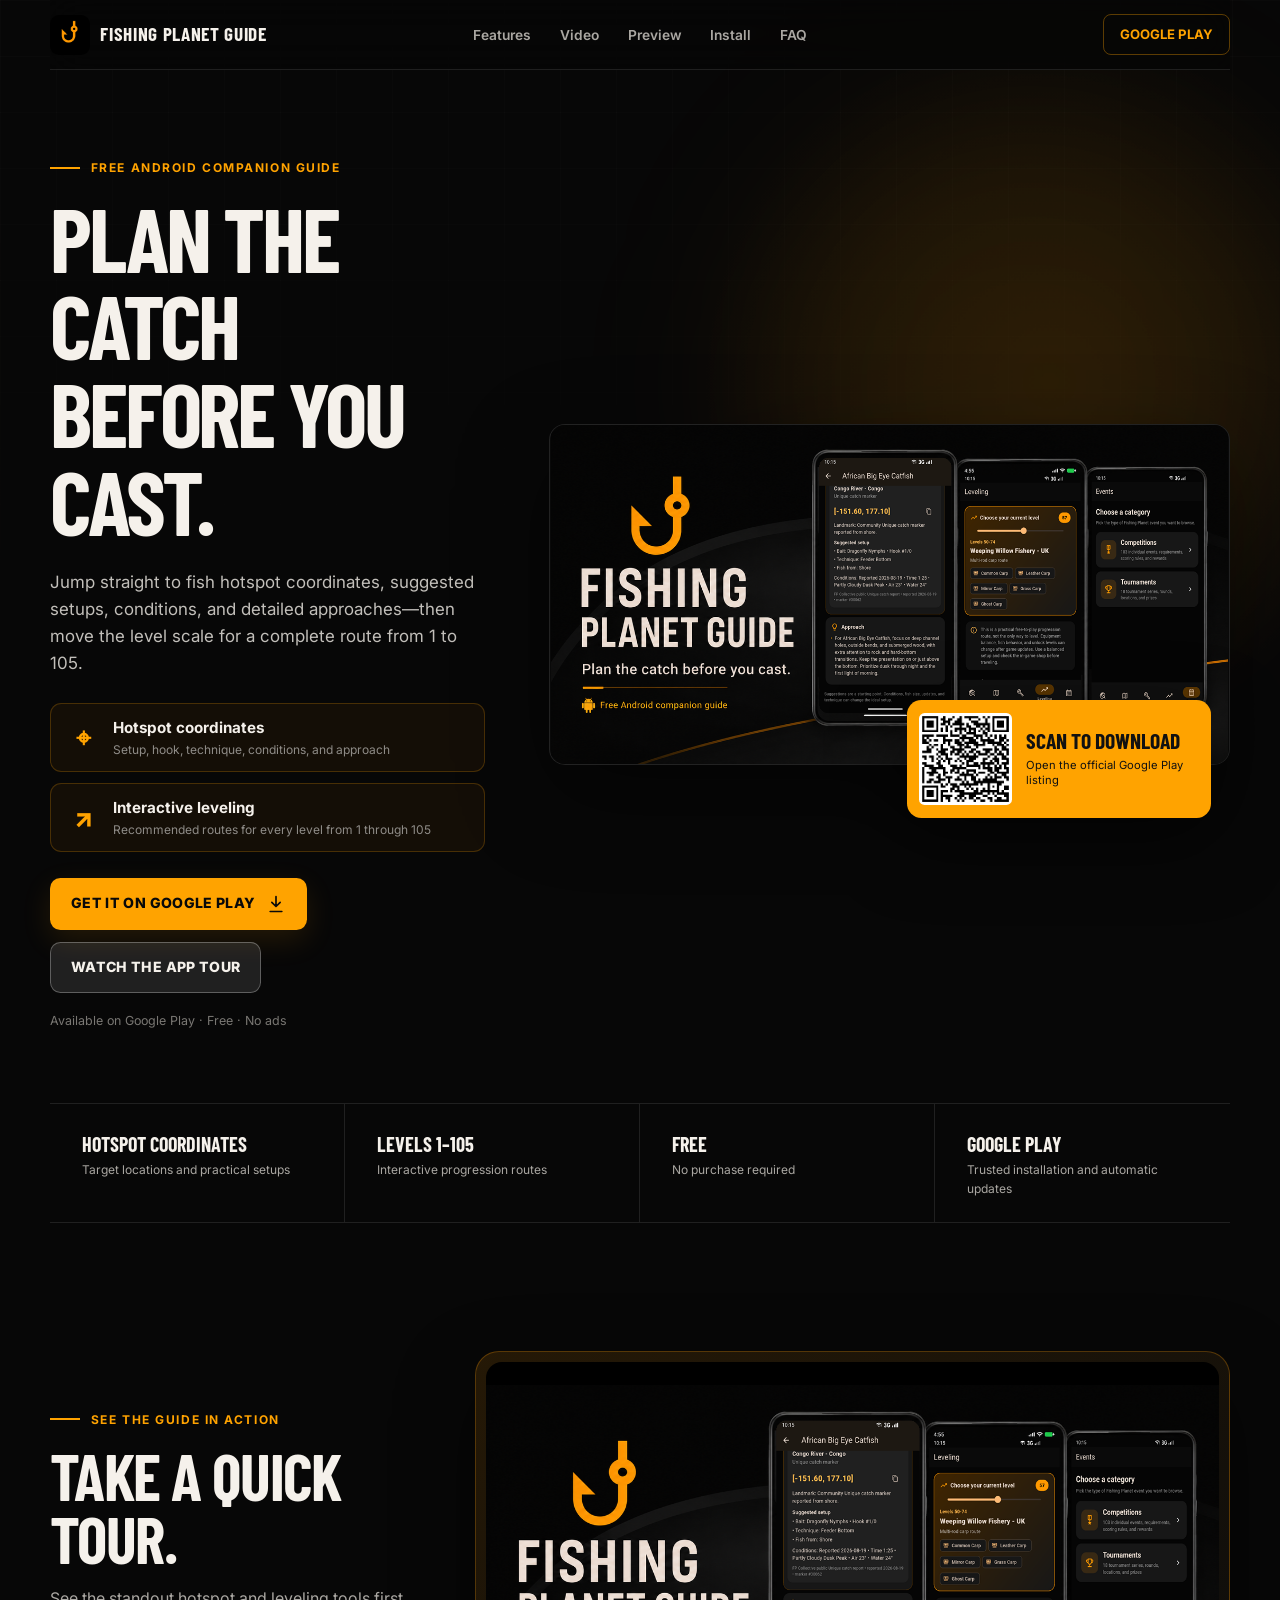
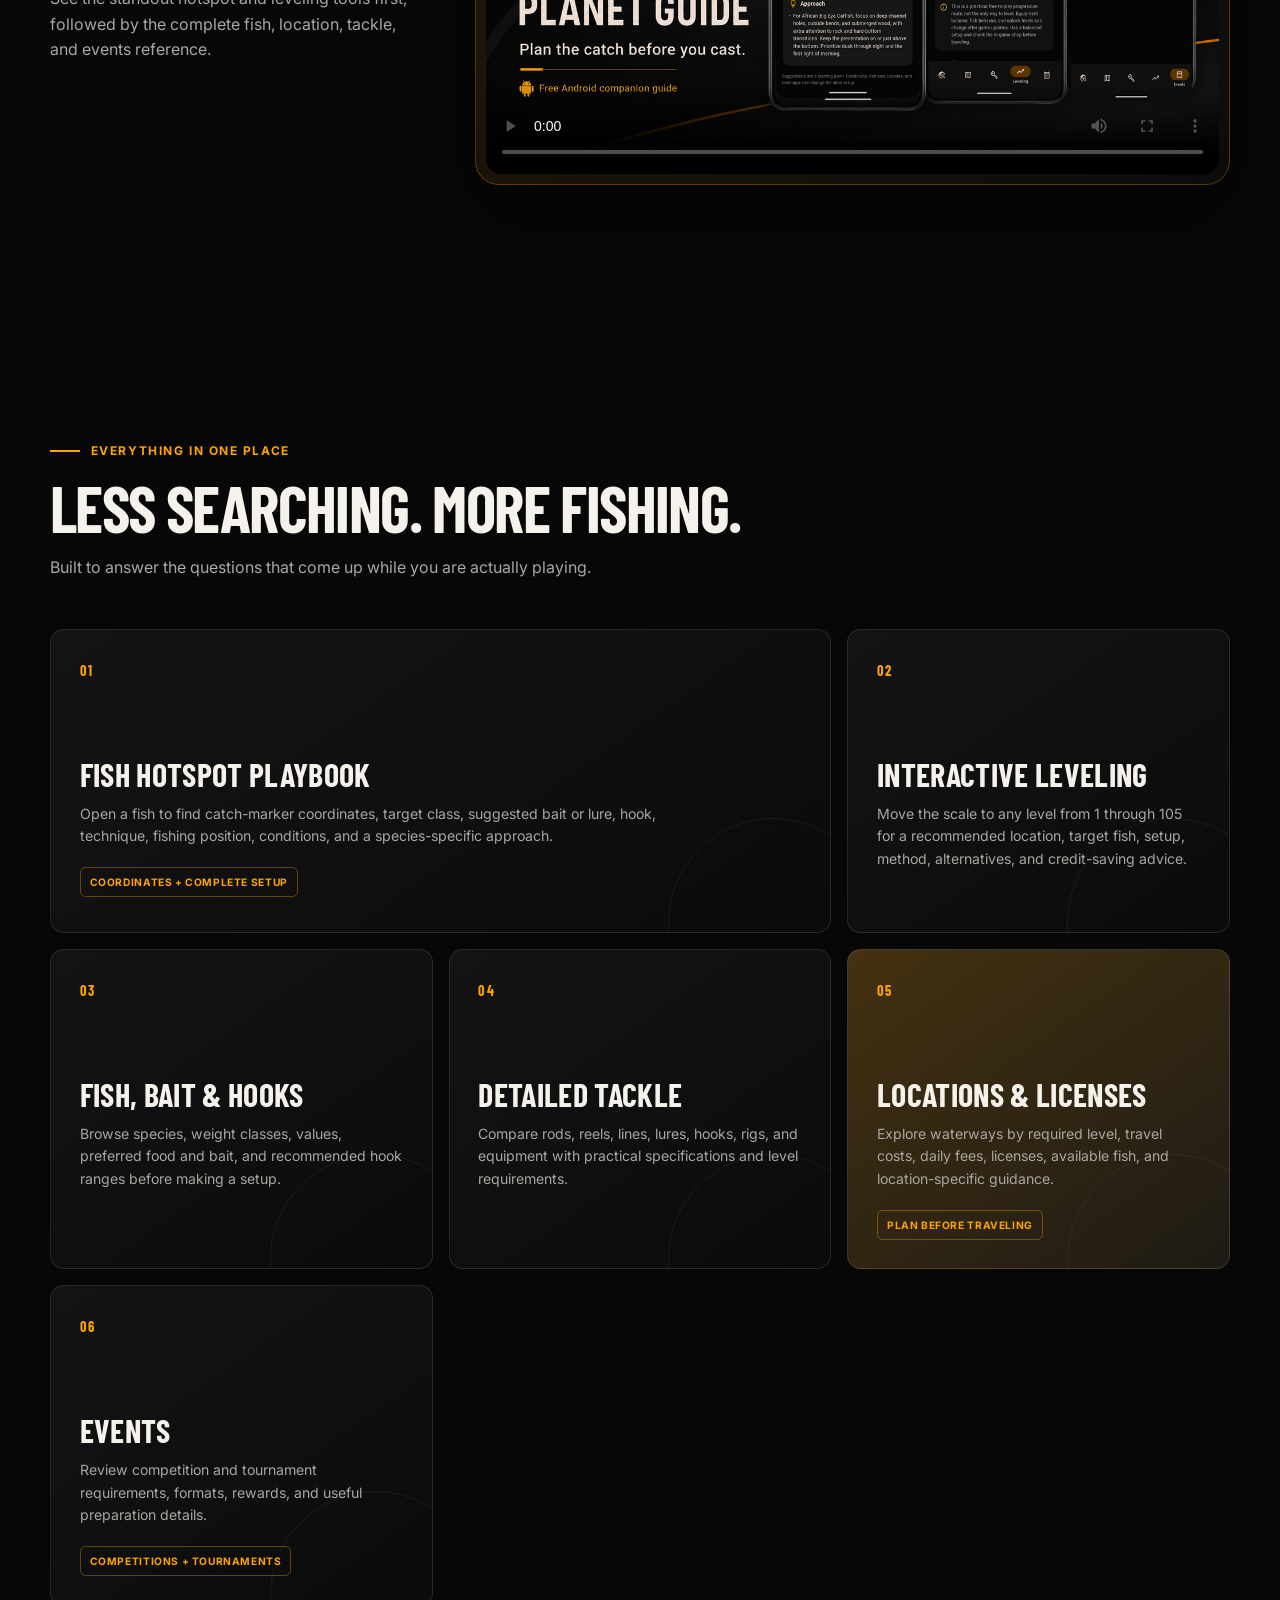
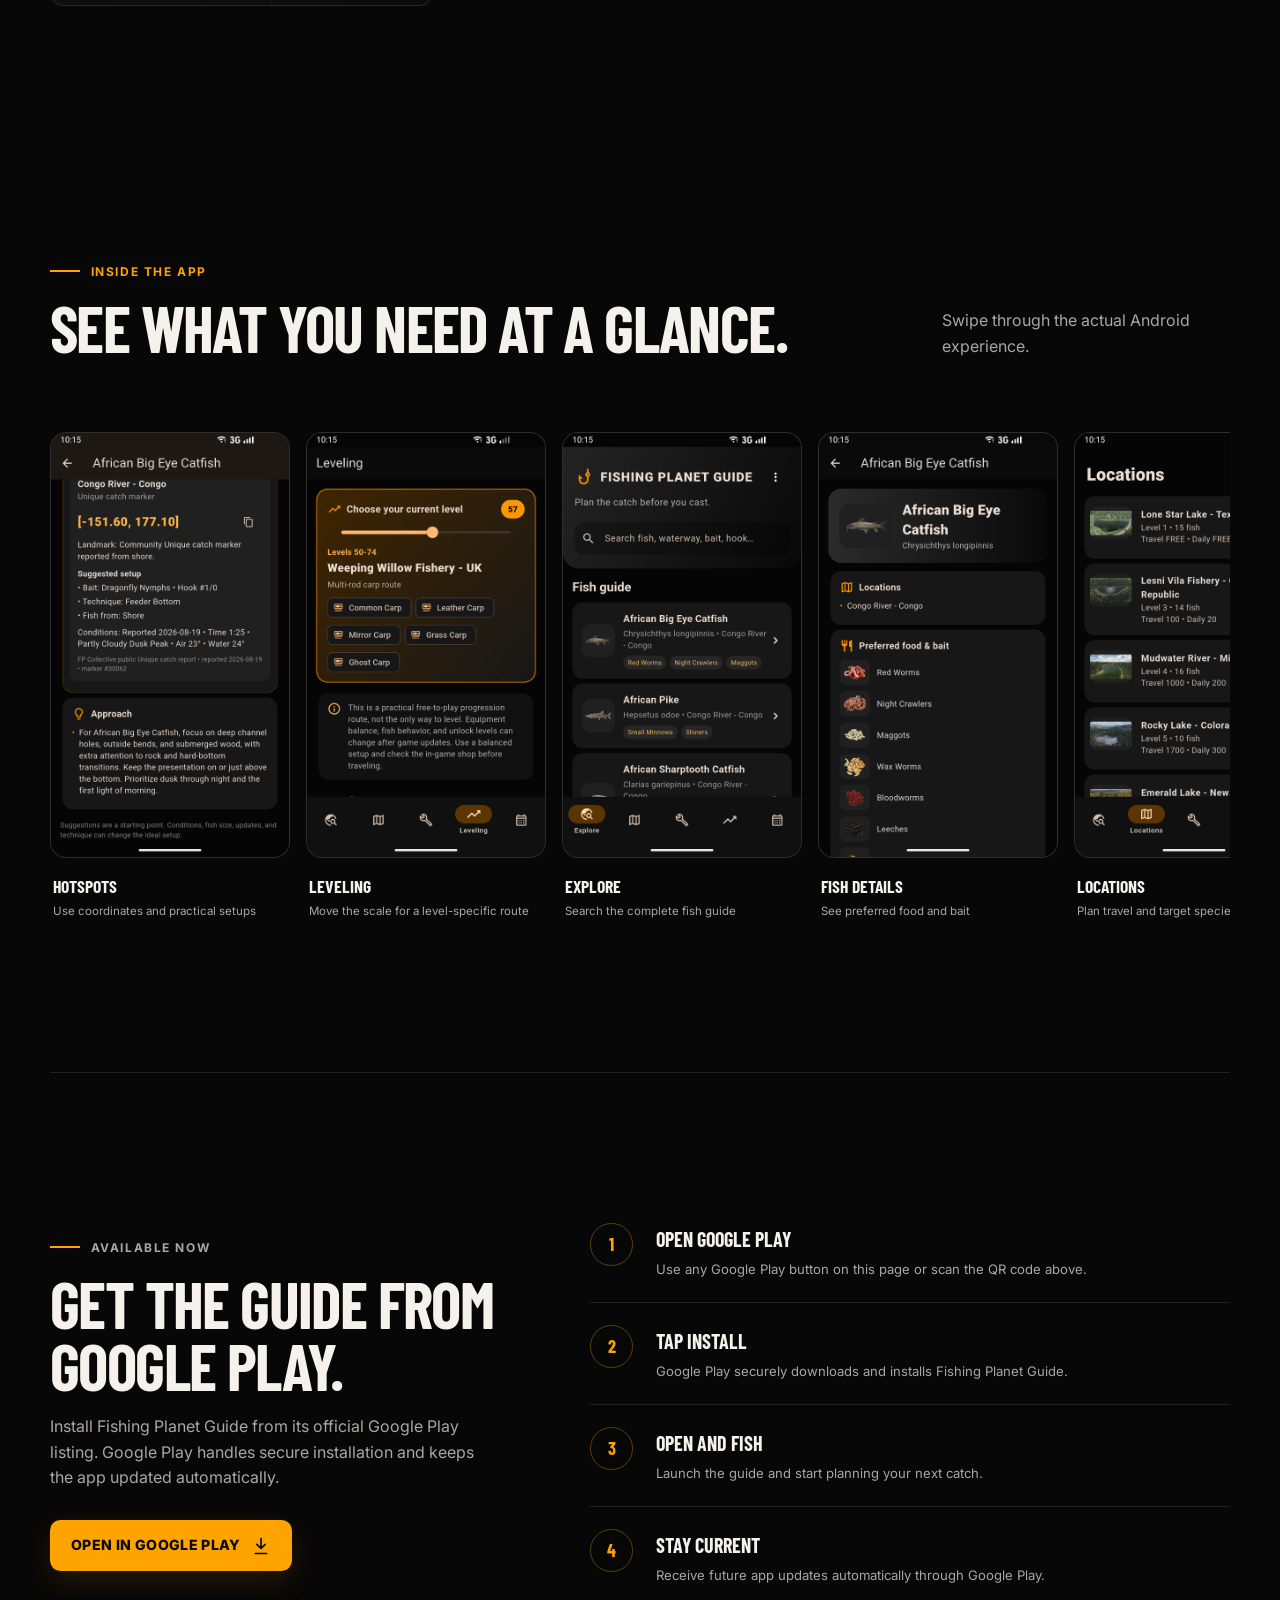
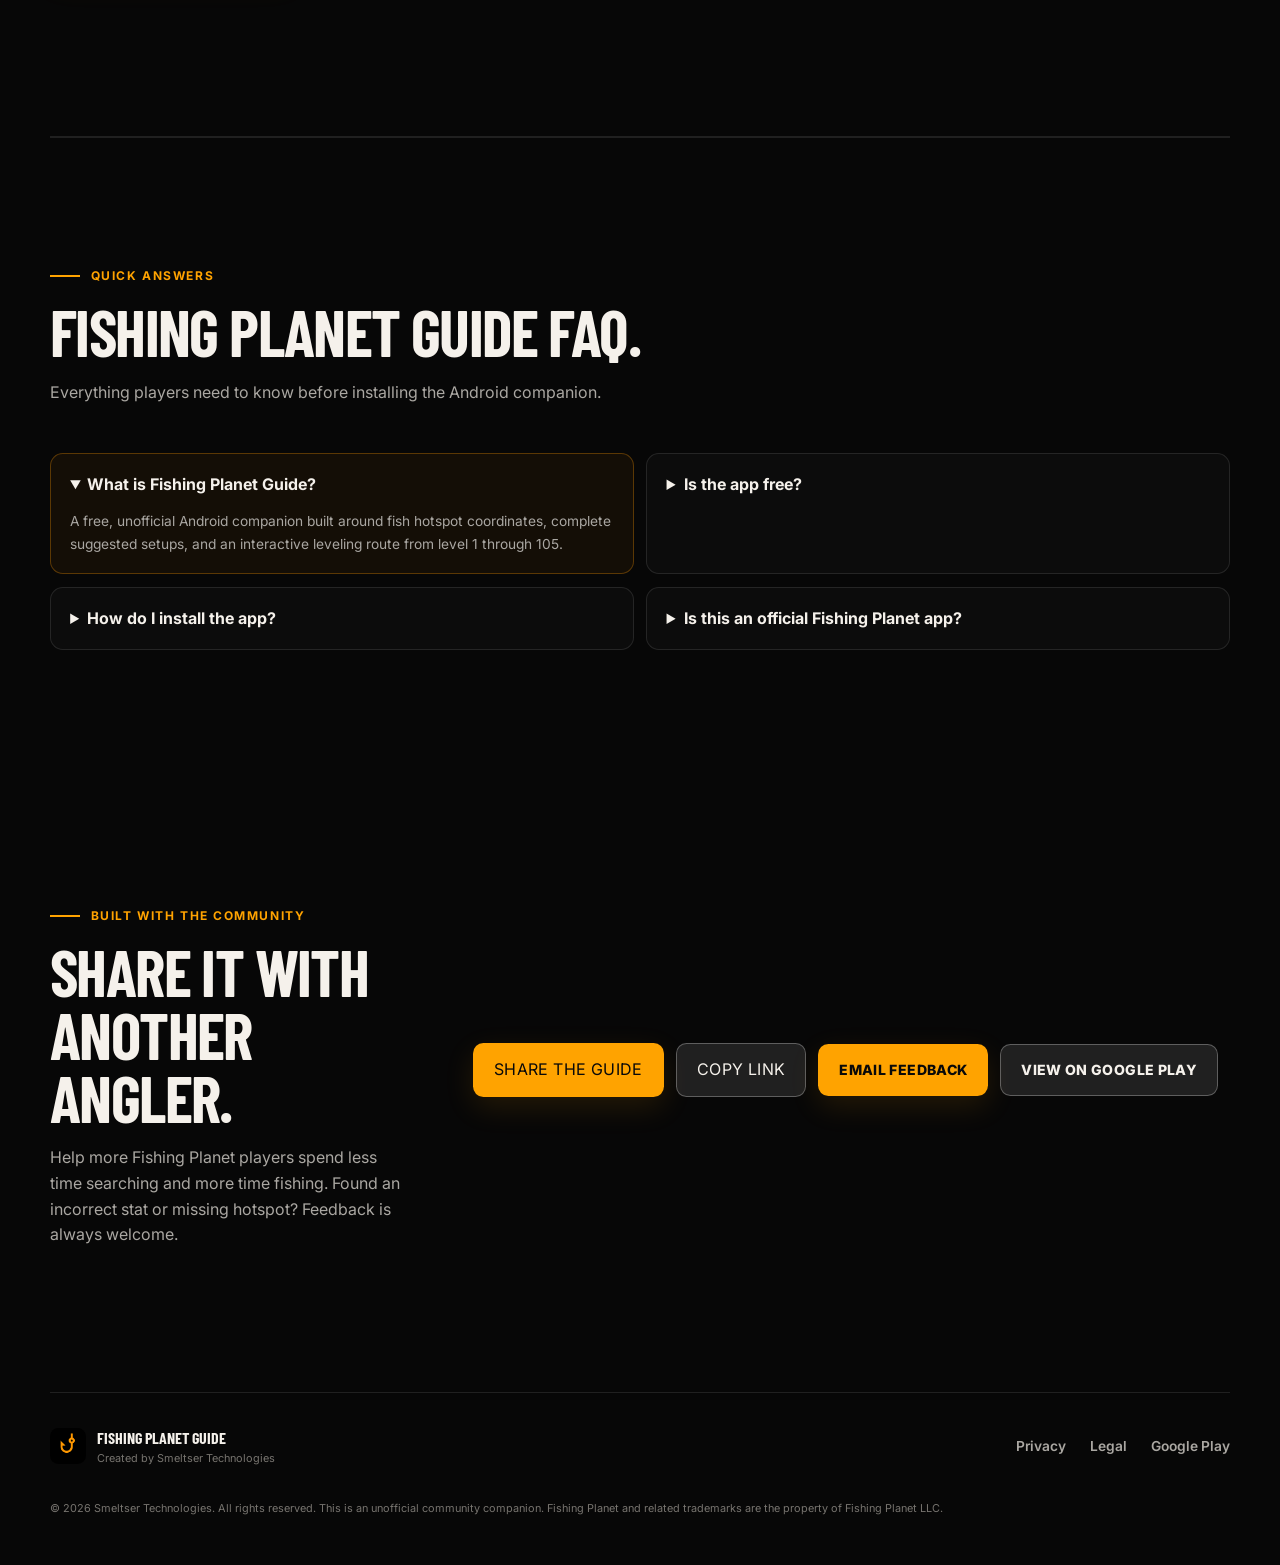
<file: index.html>
<!doctype html>
<html lang="en">
  <head>
    <meta charset="utf-8" />
    <meta name="viewport" content="width=device-width, initial-scale=1" />
    <meta name="theme-color" content="#070707" />
    <meta
      name="description"
      content="Fishing Planet Guide is a free unofficial Android companion with fish hotspot coordinates, complete setups, interactive level 1-105 routes, tackle, and events."
    />
    <meta
      name="keywords"
      content="Fishing Planet guide, Fishing Planet hotspots, Fishing Planet coordinates, Fishing Planet leveling guide, Fishing Planet fish, Fishing Planet locations, Fishing Planet tackle"
    />
    <meta name="author" content="Smeltser Technologies" />
    <meta property="og:type" content="website" />
    <meta property="og:title" content="Fishing Planet Guide for Android" />
    <meta
      property="og:description"
      content="Find fish hotspot coordinates and complete setups, then follow an interactive leveling route from level 1 through 105."
    />
    <meta
      property="og:image"
      content="https://joesmeltser.github.io/fishing-planet-guide/social-preview.png?v=6"
    />
    <meta property="og:url" content="https://joesmeltser.github.io/fishing-planet-guide/" />
    <meta name="twitter:card" content="summary_large_image" />
    <meta name="twitter:title" content="Fishing Planet Guide for Android" />
    <meta
      name="twitter:description"
      content="Hotspot coordinates, complete fishing setups, and interactive level 1-105 routes in one free Android guide."
    />
    <meta
      name="twitter:image"
      content="https://joesmeltser.github.io/fishing-planet-guide/social-preview.png?v=6"
    />
    <link rel="canonical" href="https://joesmeltser.github.io/fishing-planet-guide/" />
    <link rel="icon" href="app-icon.png" />
    <link rel="apple-touch-icon" href="app-icon.png" />
    <link rel="preconnect" href="https://fonts.googleapis.com" />
    <link rel="preconnect" href="https://fonts.gstatic.com" crossorigin />
    <link
      href="https://fonts.googleapis.com/css2?family=Barlow+Condensed:wght@600;700;800&family=Inter:wght@400;500;600;700&display=swap"
      rel="stylesheet"
    />
    <link rel="stylesheet" href="styles.css?v=6" />
    <title>Fishing Planet Guide — Free Android Companion</title>
    <script type="application/ld+json">
      {
        "@context": "https://schema.org",
        "@type": "SoftwareApplication",
        "name": "Fishing Planet Guide",
        "applicationCategory": "ReferenceApplication",
        "operatingSystem": "Android",
        "description": "A free unofficial Android companion guide for Fishing Planet players.",
        "author": {
          "@type": "Organization",
          "name": "Smeltser Technologies"
        },
        "offers": {
          "@type": "Offer",
          "price": "0",
          "priceCurrency": "USD"
        },
        "downloadUrl": "https://play.google.com/store/apps/details?id=com.smeltsertechnologies.fishingplanetguide",
        "installUrl": "https://play.google.com/store/apps/details?id=com.smeltsertechnologies.fishingplanetguide"
      }
    </script>
    <script type="application/ld+json">
      {
        "@context": "https://schema.org",
        "@type": "FAQPage",
        "mainEntity": [
          {
            "@type": "Question",
            "name": "What is Fishing Planet Guide?",
            "acceptedAnswer": {
              "@type": "Answer",
              "text": "Fishing Planet Guide is a free, unofficial Android companion centered on fish hotspot coordinates, suggested setups, detailed approaches, and an interactive leveling route from level 1 through 105."
            }
          },
          {
            "@type": "Question",
            "name": "Is Fishing Planet Guide free?",
            "acceptedAnswer": {
              "@type": "Answer",
              "text": "Yes. Fishing Planet Guide is available free on Google Play with no ads."
            }
          },
          {
            "@type": "Question",
            "name": "How do I install Fishing Planet Guide on Android?",
            "acceptedAnswer": {
              "@type": "Answer",
              "text": "Open the Fishing Planet Guide listing on Google Play and tap Install. Google Play handles installation and future updates."
            }
          },
          {
            "@type": "Question",
            "name": "Is this an official Fishing Planet app?",
            "acceptedAnswer": {
              "@type": "Answer",
              "text": "No. Fishing Planet Guide is an independent, unofficial community reference created by Smeltser Technologies."
            }
          }
        ]
      }
    </script>
  </head>
  <body>
    <a class="skip-link" href="#main">Skip to content</a>

    <header class="site-header">
      <a class="brand" href="#top" aria-label="Fishing Planet Guide home">
        <img src="app-icon.png" alt="" width="40" height="40" />
        <span>Fishing Planet Guide</span>
      </a>
      <nav aria-label="Main navigation">
        <a href="#features">Features</a>
        <a href="#video">Video</a>
        <a href="#screenshots">Preview</a>
        <a href="#install">Install</a>
        <a href="#faq">FAQ</a>
      </nav>
      <a class="header-download" data-download href="https://play.google.com/store/apps/details?id=com.smeltsertechnologies.fishingplanetguide">
        Google Play
      </a>
    </header>

    <main id="main">
      <section class="hero" id="top">
        <div class="hero-glow" aria-hidden="true"></div>
        <div class="hero-copy">
          <p class="eyebrow"><span></span> Free Android companion guide</p>
          <h1>Plan the catch<br />before you cast.</h1>
          <p class="hero-lede">
            Jump straight to fish hotspot coordinates, suggested setups, conditions,
            and detailed approaches—then move the level scale for a complete route from 1 to 105.
          </p>
          <div class="standout-list" aria-label="Standout features">
            <div><span aria-hidden="true">⌖</span><strong>Hotspot coordinates</strong><small>Setup, hook, technique, conditions, and approach</small></div>
            <div><span aria-hidden="true">↗</span><strong>Interactive leveling</strong><small>Recommended routes for every level from 1 through 105</small></div>
          </div>
          <div class="hero-actions">
            <a class="button button-primary" data-download href="https://play.google.com/store/apps/details?id=com.smeltsertechnologies.fishingplanetguide">
              <span>Get it on Google Play</span>
              <svg viewBox="0 0 24 24" aria-hidden="true"><path d="M12 3v12m0 0 5-5m-5 5-5-5M5 21h14" /></svg>
            </a>
            <a class="button button-secondary" href="#video">
              Watch the app tour
            </a>
          </div>
          <p class="release-meta" id="release-meta">Available on Google Play · Free · No ads</p>
        </div>

        <div class="hero-visual">
          <div class="preview-frame">
            <img
              src="social-preview.png?v=6"
              alt="Fishing Planet Guide shown on three Android phones"
              width="1280"
              height="640"
            />
          </div>
          <div class="qr-card">
            <img src="download-qr.png" alt="QR code that opens Fishing Planet Guide on Google Play" width="116" height="116" />
            <div>
              <strong>Scan to download</strong>
              <span>Open the official Google Play listing</span>
            </div>
          </div>
        </div>
      </section>

      <section class="trust-strip" aria-label="App highlights">
        <div><strong>Hotspot coordinates</strong><span>Target locations and practical setups</span></div>
        <div><strong>Levels 1–105</strong><span>Interactive progression routes</span></div>
        <div><strong>Free</strong><span>No purchase required</span></div>
        <div><strong>Google Play</strong><span>Trusted installation and automatic updates</span></div>
      </section>

      <section class="section promo-video-section" id="video">
        <div class="section-heading">
          <p class="eyebrow"><span></span> See the guide in action</p>
          <h2>Take a quick tour.</h2>
          <p>See the standout hotspot and leveling tools first, followed by the complete fish, location, tackle, and events reference.</p>
        </div>
        <div class="promo-video-frame">
          <video controls playsinline preload="metadata" poster="social-preview.png?v=6">
            <source src="media/fishing-planet-guide-promo.mp4?v=6" type="video/mp4" />
            Your browser does not support embedded video.
          </video>
        </div>
      </section>

      <section class="section" id="features">
        <div class="section-heading">
          <p class="eyebrow"><span></span> Everything in one place</p>
          <h2>Less searching. More fishing.</h2>
          <p>Built to answer the questions that come up while you are actually playing.</p>
        </div>

        <div class="feature-grid">
          <article class="feature-card feature-card-wide">
            <p class="feature-number">01</p>
            <h3>Fish hotspot playbook</h3>
            <p>Open a fish to find catch-marker coordinates, target class, suggested bait or lure, hook, technique, fishing position, conditions, and a species-specific approach.</p>
            <span class="feature-tag">Coordinates + complete setup</span>
          </article>
          <article class="feature-card">
            <p class="feature-number">02</p>
            <h3>Interactive leveling</h3>
            <p>Move the scale to any level from 1 through 105 for a recommended location, target fish, setup, method, alternatives, and credit-saving advice.</p>
          </article>
          <article class="feature-card">
            <p class="feature-number">03</p>
            <h3>Fish, bait & hooks</h3>
            <p>Browse species, weight classes, values, preferred food and bait, and recommended hook ranges before making a setup.</p>
          </article>
          <article class="feature-card">
            <p class="feature-number">04</p>
            <h3>Detailed tackle</h3>
            <p>Compare rods, reels, lines, lures, hooks, rigs, and equipment with practical specifications and level requirements.</p>
          </article>
          <article class="feature-card feature-card-accent">
            <p class="feature-number">05</p>
            <h3>Locations & licenses</h3>
            <p>Explore waterways by required level, travel costs, daily fees, licenses, available fish, and location-specific guidance.</p>
            <span class="feature-tag">Plan before traveling</span>
          </article>
          <article class="feature-card">
            <p class="feature-number">06</p>
            <h3>Events</h3>
            <p>Review competition and tournament requirements, formats, rewards, and useful preparation details.</p>
            <span class="feature-tag">Competitions + tournaments</span>
          </article>
        </div>
      </section>

      <section class="section screenshots-section" id="screenshots">
        <div class="section-heading section-heading-inline">
          <div>
            <p class="eyebrow"><span></span> Inside the app</p>
            <h2>See what you need at a glance.</h2>
          </div>
          <p>Swipe through the actual Android experience.</p>
        </div>

        <div class="screenshot-rail" aria-label="App screenshots">
          <figure>
            <img src="previews/fish-hotspot.png" alt="Fish hotspot screen showing coordinates, setup, conditions, and approach" loading="lazy" width="1080" height="1920" />
            <figcaption><strong>Hotspots</strong><span>Use coordinates and practical setups</span></figcaption>
          </figure>
          <figure>
            <img src="previews/leveling.png" alt="Leveling screen showing an interactive progression route" loading="lazy" width="1080" height="1920" />
            <figcaption><strong>Leveling</strong><span>Move the scale for a level-specific route</span></figcaption>
          </figure>
          <figure>
            <img src="previews/explore.png" alt="Explore screen showing the searchable fish guide" loading="lazy" width="1080" height="1920" />
            <figcaption><strong>Explore</strong><span>Search the complete fish guide</span></figcaption>
          </figure>
          <figure>
            <img src="previews/fish-detail.png" alt="Fish detail screen showing a species and its preferred baits" loading="lazy" width="1080" height="1920" />
            <figcaption><strong>Fish details</strong><span>See preferred food and bait</span></figcaption>
          </figure>
          <figure>
            <img src="previews/locations.png" alt="Locations screen showing level-ordered waterways" loading="lazy" width="1080" height="1920" />
            <figcaption><strong>Locations</strong><span>Plan travel and target species</span></figcaption>
          </figure>
          <figure>
            <img src="previews/tackle.png" alt="Tackle screen showing detailed equipment categories" loading="lazy" width="1080" height="1920" />
            <figcaption><strong>Tackle</strong><span>Compare gear and specifications</span></figcaption>
          </figure>
          <figure>
            <img src="previews/events.png" alt="Events screen offering competitions and tournaments" loading="lazy" width="1080" height="1920" />
            <figcaption><strong>Events</strong><span>Choose competitions or tournaments</span></figcaption>
          </figure>
          <figure>
            <img src="previews/competitions.png" alt="Competitions screen showing available Fishing Planet competitions" loading="lazy" width="1080" height="1920" />
            <figcaption><strong>Competitions</strong><span>Prepare for events</span></figcaption>
          </figure>
          <figure>
            <img src="previews/tournaments.png" alt="Tournaments screen showing available Fishing Planet tournaments" loading="lazy" width="1080" height="1920" />
            <figcaption><strong>Tournaments</strong><span>Review formats and rewards</span></figcaption>
          </figure>
        </div>
        <p class="swipe-hint">Swipe to see more <span aria-hidden="true">→</span></p>
      </section>

      <section class="section install-section" id="install">
        <div class="install-copy">
          <p class="eyebrow"><span></span> Available now</p>
          <h2>Get the guide from Google Play.</h2>
          <p>
            Install Fishing Planet Guide from its official Google Play listing. Google Play
            handles secure installation and keeps the app updated automatically.
          </p>
          <a class="button button-primary" data-download href="https://play.google.com/store/apps/details?id=com.smeltsertechnologies.fishingplanetguide">
            <span>Open in Google Play</span>
            <svg viewBox="0 0 24 24" aria-hidden="true"><path d="M12 3v12m0 0 5-5m-5 5-5-5M5 21h14" /></svg>
          </a>
        </div>

        <ol class="install-steps">
          <li><span>1</span><div><strong>Open Google Play</strong><p>Use any Google Play button on this page or scan the QR code above.</p></div></li>
          <li><span>2</span><div><strong>Tap Install</strong><p>Google Play securely downloads and installs Fishing Planet Guide.</p></div></li>
          <li><span>3</span><div><strong>Open and fish</strong><p>Launch the guide and start planning your next catch.</p></div></li>
          <li><span>4</span><div><strong>Stay current</strong><p>Receive future app updates automatically through Google Play.</p></div></li>
        </ol>
      </section>

      <section class="section faq-section" id="faq">
        <div class="section-heading">
          <p class="eyebrow"><span></span> Quick answers</p>
          <h2>Fishing Planet Guide FAQ.</h2>
          <p>Everything players need to know before installing the Android companion.</p>
        </div>
        <div class="faq-grid">
          <details open>
            <summary>What is Fishing Planet Guide?</summary>
            <p>A free, unofficial Android companion built around fish hotspot coordinates, complete suggested setups, and an interactive leveling route from level 1 through 105.</p>
          </details>
          <details>
            <summary>Is the app free?</summary>
            <p>Yes. Fishing Planet Guide is free on Google Play and contains no ads.</p>
          </details>
          <details>
            <summary>How do I install the app?</summary>
            <p>Open the Fishing Planet Guide listing on Google Play and tap Install. Google Play handles installation and future updates.</p>
          </details>
          <details>
            <summary>Is this an official Fishing Planet app?</summary>
            <p>No. This is an independent, unofficial community reference created by Smeltser Technologies. Fishing Planet names and trademarks belong to their respective owners.</p>
          </details>
        </div>
      </section>

      <section class="section community-section">
        <div>
          <p class="eyebrow"><span></span> Built with the community</p>
          <h2>Share it with another angler.</h2>
          <p>
            Help more Fishing Planet players spend less time searching and more time fishing.
            Found an incorrect stat or missing hotspot? Feedback is always welcome.
          </p>
        </div>
        <div class="community-actions">
          <button class="button button-primary" id="share-guide" type="button">Share the guide</button>
          <button class="button button-secondary" id="copy-guide-link" type="button">Copy link</button>
          <a class="button button-primary" href="mailto:smeltserspring@gmail.com?subject=Fishing%20Planet%20Guide%20Feedback">Email feedback</a>
          <a class="button button-secondary" data-download href="https://play.google.com/store/apps/details?id=com.smeltsertechnologies.fishingplanetguide">View on Google Play</a>
          <span class="share-status" id="share-status" role="status" aria-live="polite"></span>
        </div>
      </section>
    </main>

    <footer>
      <div class="footer-brand">
        <img src="app-icon.png" alt="" width="36" height="36" />
        <div><strong>Fishing Planet Guide</strong><span>Created by Smeltser Technologies</span></div>
      </div>
      <div class="footer-links">
        <a href="privacy.html">Privacy</a>
        <a href="legal.html">Legal</a>
        <a data-download href="https://play.google.com/store/apps/details?id=com.smeltsertechnologies.fishingplanetguide">Google Play</a>
      </div>
      <p class="disclaimer">
        © 2026 Smeltser Technologies. All rights reserved. This is an unofficial community companion. Fishing Planet and related trademarks are the property of Fishing Planet LLC.
      </p>
    </footer>

    <noscript><p class="noscript">JavaScript is optional. Use any Google Play button to open the official app listing.</p></noscript>
    <script src="script.js?v=4" defer></script>
  </body>
</html>
</file>
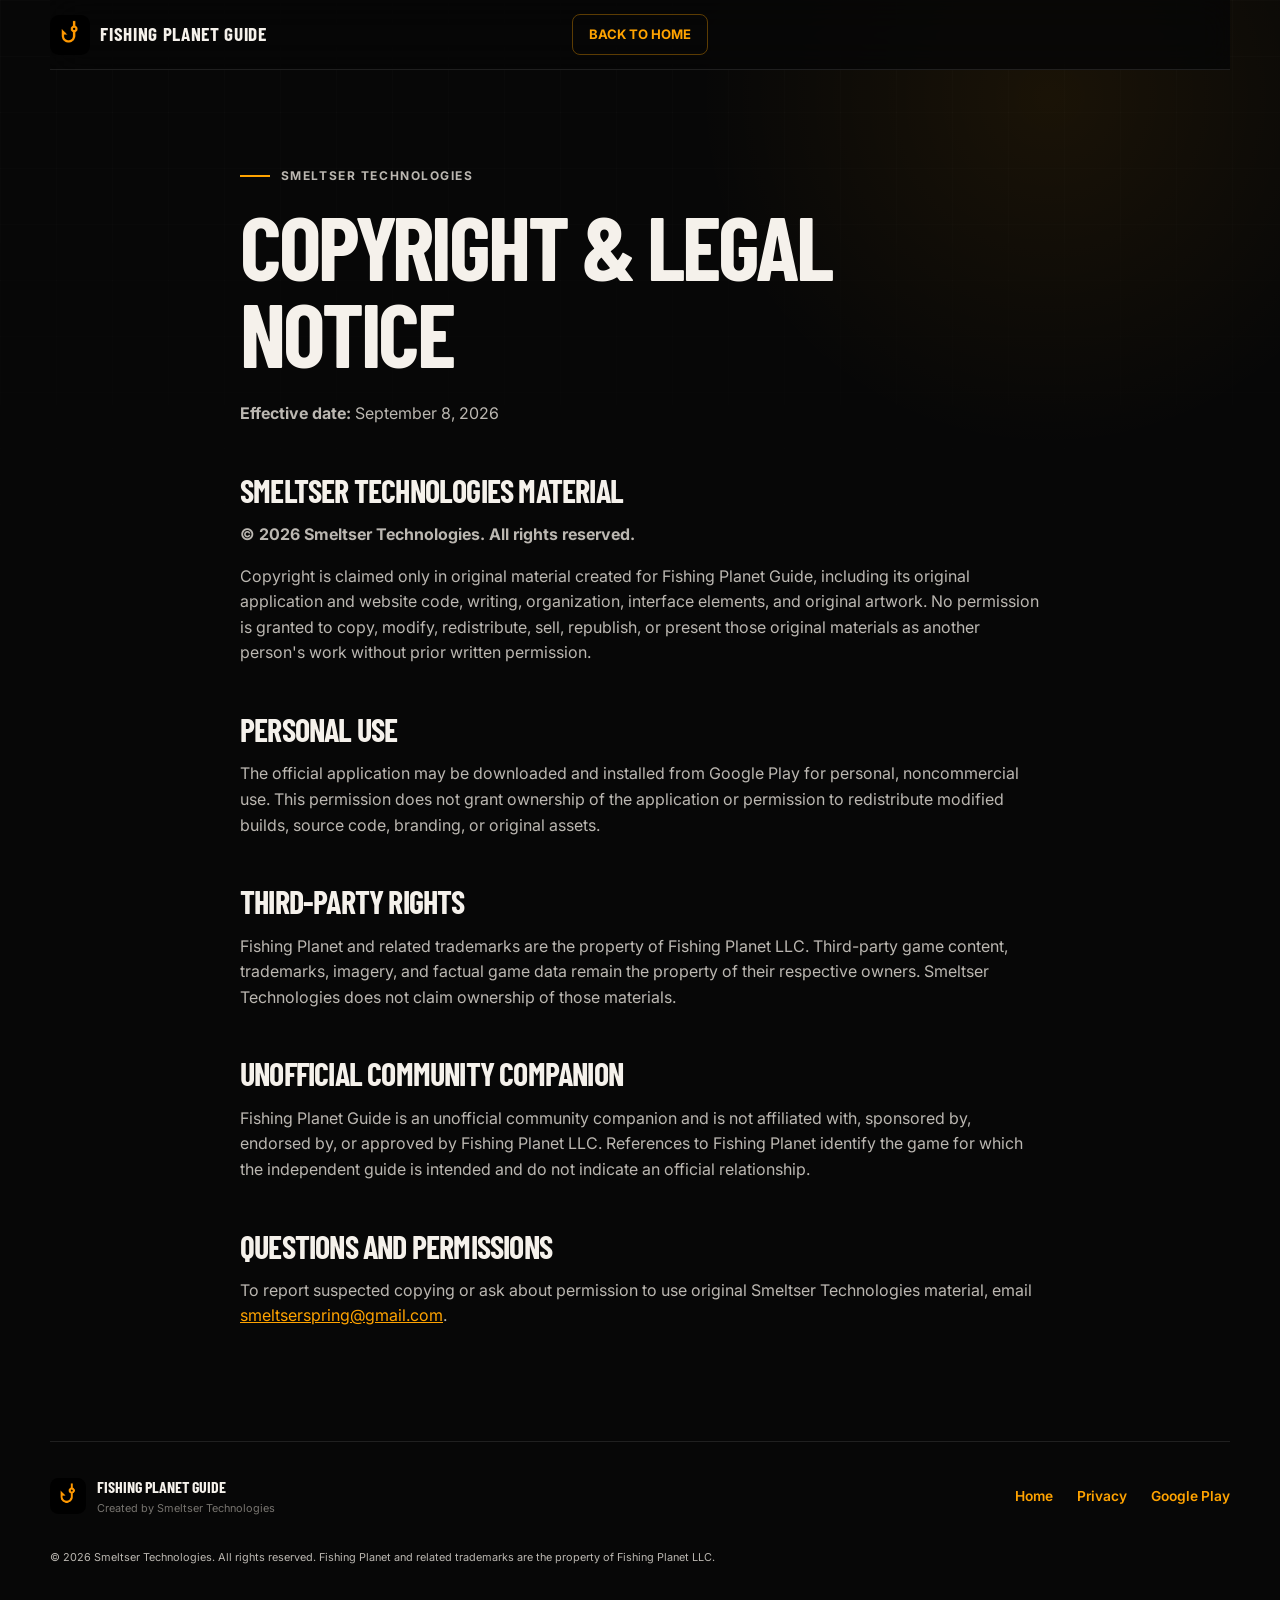
<file: legal.html>
<!doctype html>
<html lang="en" class="privacy-page">
  <head>
    <meta charset="utf-8" />
    <meta name="viewport" content="width=device-width, initial-scale=1" />
    <meta name="theme-color" content="#070707" />
    <meta name="description" content="Copyright, ownership, and trademark notice for Fishing Planet Guide by Smeltser Technologies." />
    <link rel="canonical" href="https://joesmeltser.github.io/fishing-planet-guide/legal.html" />
    <link rel="icon" href="app-icon.png" />
    <link rel="preconnect" href="https://fonts.googleapis.com" />
    <link rel="preconnect" href="https://fonts.gstatic.com" crossorigin />
    <link href="https://fonts.googleapis.com/css2?family=Barlow+Condensed:wght@600;700;800&family=Inter:wght@400;500;600;700&display=swap" rel="stylesheet" />
    <link rel="stylesheet" href="styles.css?v=4" />
    <title>Legal Notice — Fishing Planet Guide</title>
  </head>
  <body>
    <header class="site-header">
      <a class="brand" href="./">
        <img src="app-icon.png" alt="" width="40" height="40" />
        <span>Fishing Planet Guide</span>
      </a>
      <a class="header-download" href="./">Back to home</a>
    </header>

    <main>
      <p class="eyebrow"><span></span> Smeltser Technologies</p>
      <h1>Copyright &amp; legal notice</h1>
      <p><strong>Effective date:</strong> September 8, 2026</p>

      <h2>Smeltser Technologies material</h2>
      <p><strong>© 2026 Smeltser Technologies. All rights reserved.</strong></p>
      <p>
        Copyright is claimed only in original material created for Fishing Planet Guide, including its original application and website code, writing, organization, interface elements, and original artwork. No permission is granted to copy, modify, redistribute, sell, republish, or present those original materials as another person's work without prior written permission.
      </p>

      <h2>Personal use</h2>
      <p>
        The official application may be downloaded and installed from Google Play for personal, noncommercial use. This permission does not grant ownership of the application or permission to redistribute modified builds, source code, branding, or original assets.
      </p>

      <h2>Third-party rights</h2>
      <p>
        Fishing Planet and related trademarks are the property of Fishing Planet LLC. Third-party game content, trademarks, imagery, and factual game data remain the property of their respective owners. Smeltser Technologies does not claim ownership of those materials.
      </p>

      <h2>Unofficial community companion</h2>
      <p>
        Fishing Planet Guide is an unofficial community companion and is not affiliated with, sponsored by, endorsed by, or approved by Fishing Planet LLC. References to Fishing Planet identify the game for which the independent guide is intended and do not indicate an official relationship.
      </p>

      <h2>Questions and permissions</h2>
      <p>
        To report suspected copying or ask about permission to use original Smeltser Technologies material, email
        <a href="mailto:smeltserspring@gmail.com">smeltserspring@gmail.com</a>.
      </p>
    </main>

    <footer>
      <div class="footer-brand">
        <img src="app-icon.png" alt="" width="36" height="36" />
        <div><strong>Fishing Planet Guide</strong><span>Created by Smeltser Technologies</span></div>
      </div>
      <div class="footer-links"><a href="./">Home</a><a href="privacy.html">Privacy</a><a href="https://play.google.com/store/apps/details?id=com.smeltsertechnologies.fishingplanetguide">Google Play</a></div>
      <p class="disclaimer">© 2026 Smeltser Technologies. All rights reserved. Fishing Planet and related trademarks are the property of Fishing Planet LLC.</p>
    </footer>
  </body>
</html>
</file>
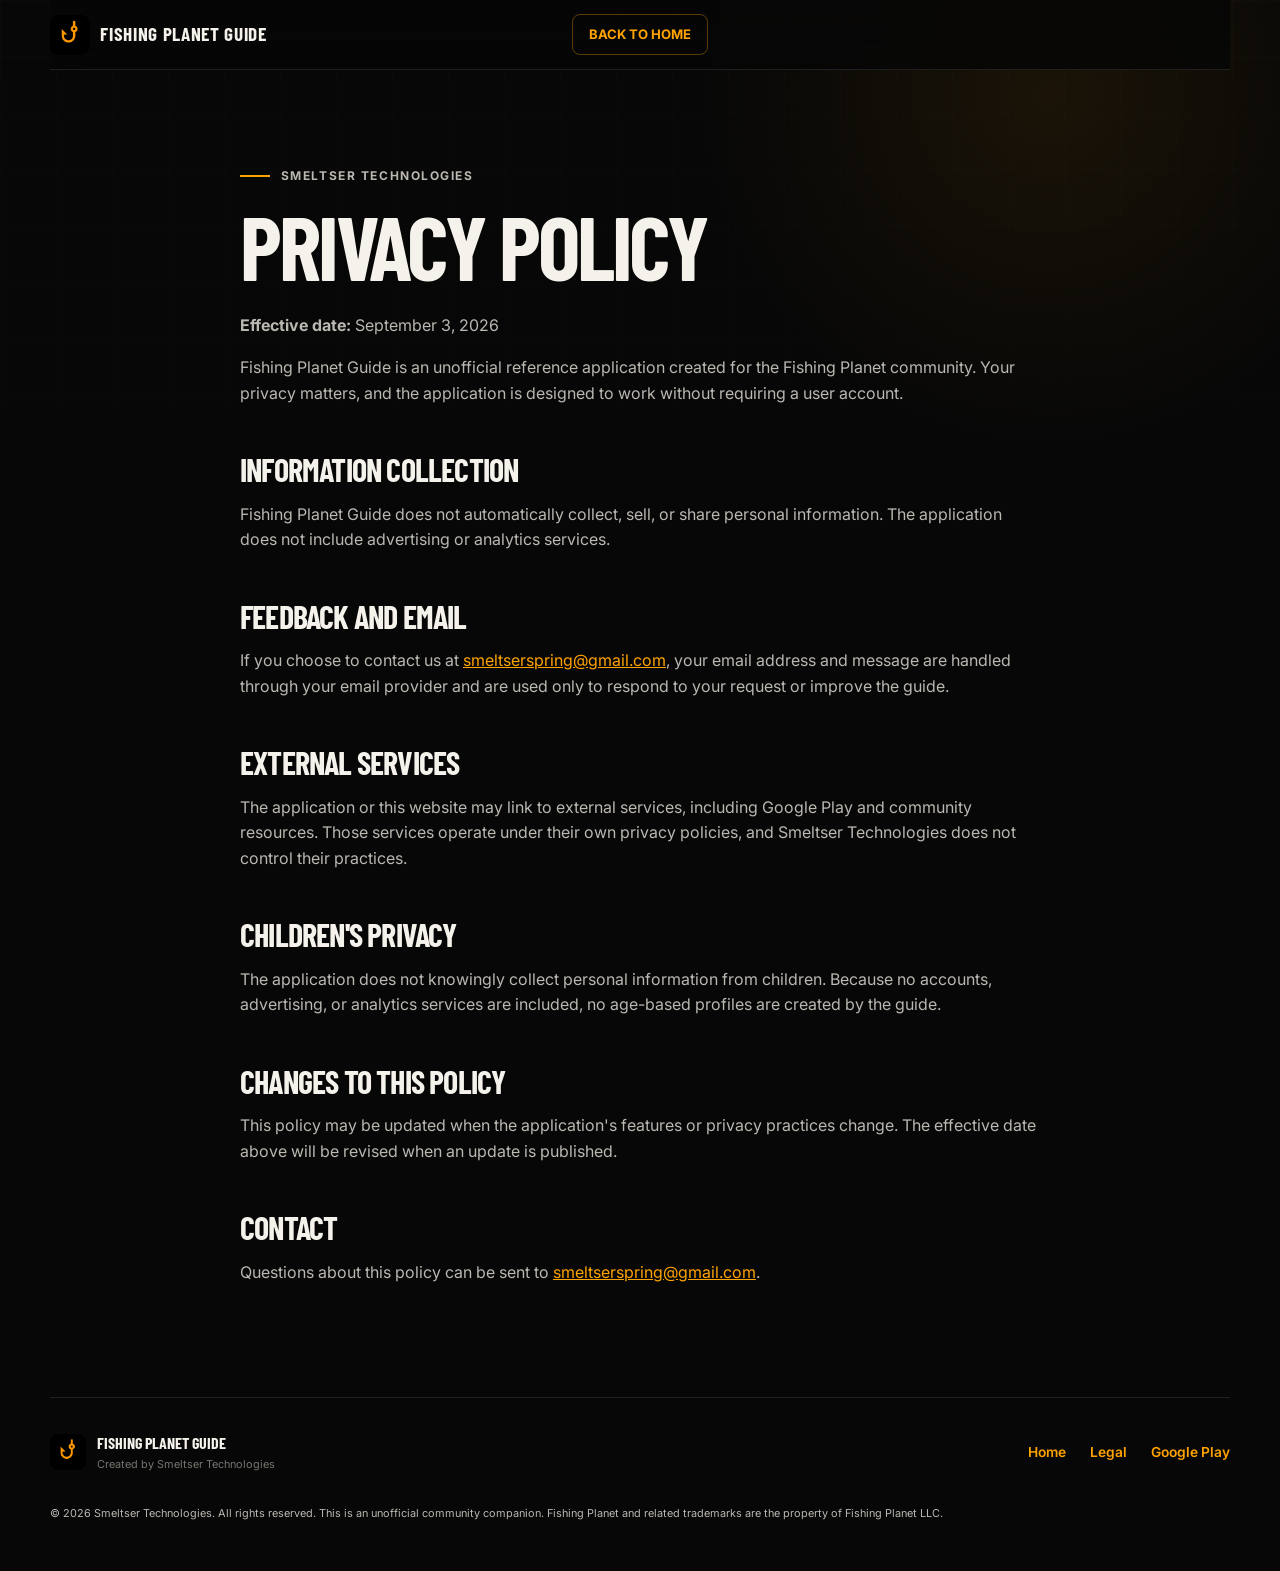
<file: privacy.html>
<!doctype html>
<html lang="en" class="privacy-page">
  <head>
    <meta charset="utf-8" />
    <meta name="viewport" content="width=device-width, initial-scale=1" />
    <meta name="theme-color" content="#070707" />
    <meta name="description" content="Privacy policy for Fishing Planet Guide by Smeltser Technologies." />
    <link rel="canonical" href="https://joesmeltser.github.io/fishing-planet-guide/privacy.html" />
    <link rel="icon" href="app-icon.png" />
    <link rel="preconnect" href="https://fonts.googleapis.com" />
    <link rel="preconnect" href="https://fonts.gstatic.com" crossorigin />
    <link href="https://fonts.googleapis.com/css2?family=Barlow+Condensed:wght@600;700;800&family=Inter:wght@400;500;600;700&display=swap" rel="stylesheet" />
    <link rel="stylesheet" href="styles.css?v=4" />
    <title>Privacy Policy — Fishing Planet Guide</title>
  </head>
  <body>
    <header class="site-header">
      <a class="brand" href="./">
        <img src="app-icon.png" alt="" width="40" height="40" />
        <span>Fishing Planet Guide</span>
      </a>
      <a class="header-download" href="./">Back to home</a>
    </header>

    <main>
      <p class="eyebrow"><span></span> Smeltser Technologies</p>
      <h1>Privacy policy</h1>
      <p><strong>Effective date:</strong> September 3, 2026</p>

      <p>
        Fishing Planet Guide is an unofficial reference application created for the Fishing Planet community.
        Your privacy matters, and the application is designed to work without requiring a user account.
      </p>

      <h2>Information collection</h2>
      <p>
        Fishing Planet Guide does not automatically collect, sell, or share personal information.
        The application does not include advertising or analytics services.
      </p>

      <h2>Feedback and email</h2>
      <p>
        If you choose to contact us at
        <a href="mailto:smeltserspring@gmail.com">smeltserspring@gmail.com</a>,
        your email address and message are handled through your email provider and are used only to respond to your request or improve the guide.
      </p>

      <h2>External services</h2>
      <p>
        The application or this website may link to external services, including Google Play and community resources.
        Those services operate under their own privacy policies, and Smeltser Technologies does not control their practices.
      </p>

      <h2>Children's privacy</h2>
      <p>
        The application does not knowingly collect personal information from children.
        Because no accounts, advertising, or analytics services are included, no age-based profiles are created by the guide.
      </p>

      <h2>Changes to this policy</h2>
      <p>
        This policy may be updated when the application's features or privacy practices change.
        The effective date above will be revised when an update is published.
      </p>

      <h2>Contact</h2>
      <p>
        Questions about this policy can be sent to
        <a href="mailto:smeltserspring@gmail.com">smeltserspring@gmail.com</a>.
      </p>
    </main>

    <footer>
      <div class="footer-brand">
        <img src="app-icon.png" alt="" width="36" height="36" />
        <div><strong>Fishing Planet Guide</strong><span>Created by Smeltser Technologies</span></div>
      </div>
      <div class="footer-links"><a href="./">Home</a><a href="legal.html">Legal</a><a href="https://play.google.com/store/apps/details?id=com.smeltsertechnologies.fishingplanetguide">Google Play</a></div>
      <p class="disclaimer">© 2026 Smeltser Technologies. All rights reserved. This is an unofficial community companion. Fishing Planet and related trademarks are the property of Fishing Planet LLC.</p>
    </footer>
  </body>
</html>
</file>
<file: styles.css>
:root {
  --ink: #070707;
  --ink-raised: #101010;
  --panel: #151515;
  --panel-soft: #1b1b1b;
  --line: rgba(255, 255, 255, 0.1);
  --line-strong: rgba(255, 163, 0, 0.35);
  --text: #f5f1eb;
  --muted: #aaa7a2;
  --orange: #ffa300;
  --orange-bright: #ffb224;
  --orange-deep: #9b5b00;
  --display: "Barlow Condensed", Impact, sans-serif;
  --body: Inter, system-ui, -apple-system, BlinkMacSystemFont, "Segoe UI", sans-serif;
  --max: 1180px;
}

* {
  box-sizing: border-box;
}

html {
  scroll-behavior: smooth;
  scroll-padding-top: 90px;
}

body {
  margin: 0;
  overflow-x: clip;
  color: var(--text);
  background:
    radial-gradient(circle at 82% 6%, rgba(255, 163, 0, 0.08), transparent 22rem),
    var(--ink);
  font-family: var(--body);
  line-height: 1.6;
}

body::before {
  position: fixed;
  inset: 0;
  z-index: -1;
  background-image: linear-gradient(rgba(255,255,255,.017) 1px, transparent 1px), linear-gradient(90deg, rgba(255,255,255,.017) 1px, transparent 1px);
  background-size: 56px 56px;
  content: "";
  mask-image: linear-gradient(to bottom, black, transparent 72%);
}

a {
  color: inherit;
}

img {
  display: block;
  max-width: 100%;
  height: auto;
}

.skip-link {
  position: fixed;
  top: 0;
  left: 50%;
  z-index: 100;
  padding: 0.75rem 1rem;
  color: #000;
  background: var(--orange);
  transform: translate(-50%, -150%);
}

.skip-link:focus {
  transform: translate(-50%, 0);
}

.site-header {
  position: sticky;
  top: 0;
  z-index: 20;
  display: grid;
  grid-template-columns: 1fr auto 1fr;
  align-items: center;
  width: min(calc(100% - 2rem), var(--max));
  margin: 0 auto;
  padding: 0.9rem 0;
  border-bottom: 1px solid var(--line);
  background: rgba(7, 7, 7, 0.84);
  backdrop-filter: blur(18px);
}

.brand {
  display: inline-flex;
  align-items: center;
  gap: 0.65rem;
  width: fit-content;
  font-family: var(--display);
  font-size: 1.2rem;
  font-weight: 700;
  letter-spacing: 0.035em;
  text-decoration: none;
  text-transform: uppercase;
}

.brand img,
.footer-brand img {
  border-radius: 23%;
}

nav {
  display: flex;
  gap: 1.8rem;
}

nav a,
.footer-links a {
  color: var(--muted);
  font-size: 0.86rem;
  font-weight: 600;
  text-decoration: none;
}

nav a:hover,
.footer-links a:hover {
  color: var(--orange);
}

.header-download {
  justify-self: end;
  padding: 0.55rem 1rem;
  border: 1px solid var(--line-strong);
  border-radius: 0.5rem;
  color: var(--orange);
  font-size: 0.82rem;
  font-weight: 700;
  text-decoration: none;
  text-transform: uppercase;
}

.hero {
  position: relative;
  display: grid;
  grid-template-columns: minmax(0, 0.78fr) minmax(460px, 1.22fr);
  gap: 4rem;
  align-items: center;
  width: min(calc(100% - 2rem), var(--max));
  min-height: 720px;
  margin: 0 auto;
  padding: 5.5rem 0 4.5rem;
}

.hero-glow {
  position: absolute;
  top: 2rem;
  right: -5rem;
  z-index: -1;
  width: 35rem;
  height: 35rem;
  border-radius: 50%;
  background: rgba(255, 153, 0, 0.08);
  filter: blur(90px);
}

.eyebrow {
  display: flex;
  align-items: center;
  gap: 0.65rem;
  margin: 0 0 1rem;
  color: var(--orange);
  font-size: 0.75rem;
  font-weight: 700;
  letter-spacing: 0.13em;
  text-transform: uppercase;
}

.eyebrow span {
  width: 1.9rem;
  height: 2px;
  background: var(--orange);
}

h1,
h2,
h3,
p {
  margin-top: 0;
}

h1,
h2,
h3 {
  font-family: var(--display);
  line-height: 0.98;
  text-transform: uppercase;
}

h1 {
  margin-bottom: 1.5rem;
  font-size: clamp(4.25rem, 7vw, 7.5rem);
  letter-spacing: -0.035em;
}

h2 {
  margin-bottom: 1rem;
  font-size: clamp(3rem, 5vw, 5.2rem);
  letter-spacing: -0.025em;
}

h3 {
  margin-bottom: 0.8rem;
  font-size: 2rem;
  letter-spacing: 0.01em;
}

.hero-lede {
  max-width: 36rem;
  margin-bottom: 2rem;
  color: #c2bfba;
  font-size: 1.06rem;
}

.standout-list {
  display: grid;
  gap: 0.65rem;
  max-width: 38rem;
  margin: -0.4rem 0 1.6rem;
}

.standout-list div {
  display: grid;
  grid-template-columns: 2.25rem 1fr;
  column-gap: 0.75rem;
  align-items: center;
  padding: 0.75rem 0.9rem;
  border: 1px solid rgba(255, 163, 0, 0.22);
  border-radius: 0.7rem;
  background: rgba(255, 153, 0, 0.055);
}

.standout-list span {
  grid-row: 1 / 3;
  color: var(--orange);
  font-size: 1.65rem;
  font-weight: 800;
  text-align: center;
}

.standout-list strong {
  color: var(--text);
  font-size: 0.95rem;
}

.standout-list small {
  color: #8f8c87;
  font-size: 0.75rem;
}

.hero-actions,
.community-actions {
  display: flex;
  flex-wrap: wrap;
  gap: 0.75rem;
}

.button {
  display: inline-flex;
  align-items: center;
  justify-content: center;
  gap: 0.65rem;
  min-height: 3.2rem;
  padding: 0.85rem 1.25rem;
  border: 1px solid transparent;
  border-radius: 0.65rem;
  font-size: 0.88rem;
  font-weight: 800;
  letter-spacing: 0.025em;
  text-decoration: none;
  text-transform: uppercase;
  transition: transform 160ms ease, background 160ms ease, border-color 160ms ease;
}

.button:hover {
  transform: translateY(-2px);
}

.button:focus-visible,
.header-download:focus-visible,
nav a:focus-visible,
.footer-links a:focus-visible {
  outline: 3px solid rgba(255, 163, 0, 0.5);
  outline-offset: 3px;
}

.button svg {
  width: 1.25rem;
  fill: none;
  stroke: currentColor;
  stroke-linecap: round;
  stroke-linejoin: round;
  stroke-width: 2;
}

.button-primary {
  color: #090909;
  background: var(--orange);
  box-shadow: 0 10px 30px rgba(255, 163, 0, 0.12);
}

.button-primary:hover {
  background: var(--orange-bright);
}

.button-secondary {
  border-color: rgba(255, 255, 255, 0.28);
  color: var(--text);
  background: rgba(255, 255, 255, 0.1);
}

.button-secondary:hover {
  border-color: rgba(255, 255, 255, 0.45);
  background: rgba(255, 255, 255, 0.16);
}

.release-meta {
  margin: 1.1rem 0 0;
  color: #797773;
  font-size: 0.78rem;
}

.hero-visual {
  position: relative;
}

.preview-frame {
  aspect-ratio: 2 / 1;
  overflow: hidden;
  border: 1px solid var(--line);
  border-radius: 1rem;
  background: #090909;
  box-shadow: 0 30px 90px rgba(0, 0, 0, 0.45);
}

.preview-frame img {
  width: 100%;
  height: 100%;
  object-fit: contain;
}

.qr-card {
  position: absolute;
  right: 1.2rem;
  bottom: -3.3rem;
  display: flex;
  gap: 0.9rem;
  align-items: center;
  width: 19rem;
  padding: 0.7rem;
  border: 1px solid var(--line-strong);
  border-radius: 0.9rem;
  color: #111;
  background: var(--orange);
  box-shadow: 0 24px 70px rgba(0, 0, 0, 0.5);
}

.qr-card img {
  width: 5.8rem;
  height: 5.8rem;
  flex: 0 0 auto;
  border-radius: 0.35rem;
  object-fit: contain;
}

.qr-card strong,
.qr-card span {
  display: block;
}

.qr-card strong {
  font-family: var(--display);
  font-size: 1.35rem;
  line-height: 1;
  text-transform: uppercase;
}

.qr-card span {
  margin-top: 0.4rem;
  font-size: 0.7rem;
  line-height: 1.35;
}

.trust-strip {
  display: grid;
  grid-template-columns: repeat(4, 1fr);
  width: min(calc(100% - 2rem), var(--max));
  margin: 0 auto;
  border-top: 1px solid var(--line);
  border-bottom: 1px solid var(--line);
}

.promo-video-section {
  display: grid;
  grid-template-columns: minmax(260px, 0.55fr) minmax(0, 1.15fr);
  align-items: center;
  gap: clamp(32px, 5vw, 72px);
}

.promo-video-frame {
  justify-self: center;
  width: min(100%, 780px);
  padding: 10px;
  border: 1px solid rgba(255, 153, 0, 0.28);
  border-radius: 24px;
  background: linear-gradient(145deg, rgba(255, 153, 0, 0.12), rgba(255, 255, 255, 0.025));
  box-shadow: 0 30px 80px rgba(0, 0, 0, 0.45);
}

.promo-video-frame video {
  display: block;
  width: 100%;
  aspect-ratio: 16 / 9;
  border-radius: 16px;
  background: #000;
  object-fit: contain;
}

@media (max-width: 780px) {
  .promo-video-section {
    grid-template-columns: 1fr;
  }
}

.trust-strip div {
  padding: 1.5rem 2rem;
  border-right: 1px solid var(--line);
}

.trust-strip div:last-child {
  border-right: 0;
}

.trust-strip strong,
.trust-strip span {
  display: block;
}

.trust-strip strong {
  font-family: var(--display);
  font-size: 1.25rem;
  text-transform: uppercase;
}

.trust-strip span {
  color: var(--muted);
  font-size: 0.75rem;
}

.section {
  width: min(calc(100% - 2rem), var(--max));
  margin: 0 auto;
  padding: 8rem 0;
}

.section-heading {
  max-width: 47rem;
  margin-bottom: 3rem;
}

.section-heading > p:last-child,
.section-heading-inline > p,
.install-copy > p,
.community-section > div > p:last-child {
  color: var(--muted);
}

.section-heading-inline {
  display: flex;
  max-width: none;
  gap: 3rem;
  align-items: end;
  justify-content: space-between;
}

.section-heading-inline > p {
  max-width: 18rem;
}

.feature-grid {
  display: grid;
  grid-template-columns: repeat(3, 1fr);
  gap: 1rem;
}

.feature-card {
  position: relative;
  min-height: 19rem;
  padding: 1.8rem;
  overflow: hidden;
  border: 1px solid var(--line);
  border-radius: 0.85rem;
  background: linear-gradient(145deg, rgba(255,255,255,.055), rgba(255,255,255,.02));
}

.feature-card-wide {
  grid-column: span 2;
}

.feature-card-accent {
  background:
    linear-gradient(145deg, rgba(255, 163, 0, 0.2), rgba(255, 163, 0, 0.04)),
    var(--panel);
}

.feature-card::after {
  position: absolute;
  right: -3rem;
  bottom: -6rem;
  width: 13rem;
  height: 13rem;
  border: 1px solid rgba(255, 255, 255, 0.055);
  border-radius: 50%;
  content: "";
}

.feature-number {
  margin-bottom: 4.8rem;
  color: var(--orange);
  font-family: var(--display);
  font-size: 0.9rem;
  font-weight: 700;
  letter-spacing: 0.08em;
}

.feature-card p:not(.feature-number) {
  max-width: 36rem;
  color: var(--muted);
  font-size: 0.88rem;
}

.feature-tag {
  display: inline-block;
  margin-top: 0.35rem;
  padding: 0.35rem 0.55rem;
  border: 1px solid var(--line-strong);
  border-radius: 0.35rem;
  color: var(--orange);
  font-size: 0.64rem;
  font-weight: 700;
  letter-spacing: 0.06em;
  text-transform: uppercase;
}

.screenshots-section {
  overflow: hidden;
}

.screenshot-rail {
  display: grid;
  grid-auto-columns: minmax(240px, 1fr);
  grid-auto-flow: column;
  gap: 1rem;
  overflow-x: auto;
  padding: 0.5rem 0 1.5rem;
  scroll-snap-type: x mandatory;
  scrollbar-color: var(--orange-deep) #161616;
}

.screenshot-rail figure {
  min-width: 0;
  margin: 0;
  scroll-snap-align: start;
}

.screenshot-rail img {
  width: 100%;
  height: auto;
  aspect-ratio: 9 / 16;
  border: 1px solid var(--line);
  border-radius: 1rem;
  background: var(--panel);
  object-fit: contain;
}

.screenshot-rail figcaption {
  display: flex;
  flex-direction: column;
  gap: 0.1rem;
  padding: 0.85rem 0.2rem 0;
}

.screenshot-rail figcaption strong {
  font-family: var(--display);
  font-size: 1.1rem;
  text-transform: uppercase;
}

.screenshot-rail figcaption span,
.swipe-hint {
  color: var(--muted);
  font-size: 0.72rem;
}

.swipe-hint {
  display: none;
}

.install-section {
  display: grid;
  grid-template-columns: 0.82fr 1.18fr;
  gap: 6rem;
  align-items: center;
  border-top: 1px solid var(--line);
  border-bottom: 1px solid var(--line);
}

.install-copy .button {
  margin-top: 0.8rem;
}

.install-steps {
  padding: 0;
  margin: 0;
  list-style: none;
}

.install-steps li {
  display: grid;
  grid-template-columns: 3rem 1fr;
  gap: 1.1rem;
  padding: 1.4rem 0;
  border-bottom: 1px solid var(--line);
}

.install-steps li:last-child {
  border-bottom: 0;
}

.install-steps li > span {
  display: grid;
  width: 2.65rem;
  height: 2.65rem;
  place-items: center;
  border: 1px solid var(--line-strong);
  border-radius: 50%;
  color: var(--orange);
  font-family: var(--display);
  font-size: 1.15rem;
  font-weight: 700;
}

.install-steps strong {
  font-family: var(--display);
  font-size: 1.25rem;
  text-transform: uppercase;
}

.install-steps p {
  margin: 0.2rem 0 0;
  color: var(--muted);
  font-size: 0.82rem;
}

.community-section {
  display: grid;
  grid-template-columns: 1fr auto;
  gap: 4rem;
  align-items: center;
}

.community-section > div:first-child {
  max-width: 44rem;
}

.faq-section {
  border-top: 1px solid var(--line);
}

.faq-grid {
  display: grid;
  grid-template-columns: repeat(2, minmax(0, 1fr));
  gap: 0.8rem;
}

.faq-grid details {
  padding: 1.1rem 1.2rem;
  border: 1px solid var(--line);
  border-radius: 0.8rem;
  background: rgba(255, 255, 255, 0.025);
}

.faq-grid details[open] {
  border-color: rgba(255, 153, 0, 0.3);
  background: rgba(255, 153, 0, 0.055);
}

.faq-grid summary {
  color: var(--text);
  font-weight: 700;
  cursor: pointer;
}

.faq-grid p {
  margin: 0.8rem 0 0;
  color: var(--muted);
  font-size: 0.86rem;
  line-height: 1.65;
}

.community-actions {
  align-items: center;
}

.community-actions button {
  font: inherit;
}

.share-status {
  flex-basis: 100%;
  min-height: 1.1rem;
  color: var(--orange);
  font-size: 0.74rem;
}

footer {
  display: grid;
  grid-template-columns: 1fr auto;
  gap: 2rem;
  width: min(calc(100% - 2rem), var(--max));
  margin: 0 auto;
  padding: 2rem 0 3rem;
  border-top: 1px solid var(--line);
}

.footer-brand {
  display: flex;
  align-items: center;
  gap: 0.7rem;
}

.footer-brand strong,
.footer-brand span {
  display: block;
}

.footer-brand strong {
  font-family: var(--display);
  text-transform: uppercase;
}

.footer-brand span,
.disclaimer {
  color: #77746f;
  font-size: 0.68rem;
}

.footer-links {
  display: flex;
  gap: 1.5rem;
  align-items: center;
}

.disclaimer {
  grid-column: 1 / -1;
  margin: 0;
}

.noscript {
  position: fixed;
  right: 1rem;
  bottom: 1rem;
  z-index: 20;
  max-width: 24rem;
  padding: 0.8rem 1rem;
  border: 1px solid var(--line-strong);
  color: #111;
  background: var(--orange);
  font-size: 0.75rem;
}

.privacy-page main {
  width: min(calc(100% - 2rem), 800px);
  min-height: calc(100vh - 200px);
  margin: 0 auto;
  padding: 6rem 0;
}

.privacy-page h1 {
  font-size: clamp(3.7rem, 7vw, 6.8rem);
}

.privacy-page h2 {
  margin-top: 3rem;
  font-size: 2rem;
}

.privacy-page p,
.privacy-page li {
  color: #bbb7b1;
}

.privacy-page a:not(.brand) {
  color: var(--orange);
}

@media (max-width: 960px) {
  .site-header {
    grid-template-columns: 1fr auto;
  }

  nav {
    display: none;
  }

  .hero {
    grid-template-columns: 1fr;
    gap: 3rem;
    min-height: auto;
    padding-top: 5rem;
  }

  .hero-copy {
    max-width: 48rem;
  }

  .hero-visual {
    margin-bottom: 2rem;
  }

  .feature-grid {
    grid-template-columns: repeat(2, 1fr);
  }

  .feature-card-wide {
    grid-column: span 2;
  }

  .screenshot-rail {
    grid-auto-columns: minmax(250px, 42%);
  }

  .install-section {
    grid-template-columns: 1fr;
    gap: 3rem;
  }

  .community-section {
    grid-template-columns: 1fr;
    gap: 1rem;
  }

  .faq-grid {
    grid-template-columns: 1fr;
  }
}

@media (max-width: 640px) {
  .site-header {
    width: min(calc(100% - 1.25rem), var(--max));
  }

  .brand span {
    font-size: 1rem;
  }

  .header-download {
    padding: 0.45rem 0.65rem;
    font-size: 0.7rem;
  }

  .hero,
  .trust-strip,
  .section,
  footer {
    width: min(calc(100% - 1.5rem), var(--max));
  }

  .hero {
    padding-top: 4rem;
  }

  h1 {
    font-size: clamp(3.9rem, 19vw, 5.4rem);
  }

  h2 {
    font-size: clamp(2.8rem, 14vw, 4rem);
  }

  .hero-lede {
    font-size: 0.95rem;
  }

  .hero-actions .button,
  .community-actions .button {
    width: 100%;
  }

  .qr-card {
    position: static;
    width: 100%;
    margin-top: 0.75rem;
  }

  .trust-strip {
    grid-template-columns: 1fr;
  }

  .trust-strip div,
  .trust-strip div:last-child {
    border-right: 0;
    border-bottom: 1px solid var(--line);
  }

  .trust-strip div:last-child {
    border-bottom: 0;
  }

  .section {
    padding: 5.5rem 0;
  }

  .section-heading-inline {
    display: block;
  }

  .feature-grid {
    grid-template-columns: 1fr;
  }

  .feature-card,
  .feature-card-wide {
    grid-column: span 1;
  }

  .screenshot-rail {
    grid-auto-columns: 76%;
  }

  .swipe-hint {
    display: block;
  }

  footer {
    grid-template-columns: 1fr;
  }

  .footer-links {
    justify-content: flex-start;
  }
}

@media (prefers-reduced-motion: reduce) {
  html {
    scroll-behavior: auto;
  }

  *,
  *::before,
  *::after {
    transition-duration: 0.01ms !important;
  }
}
</file>
